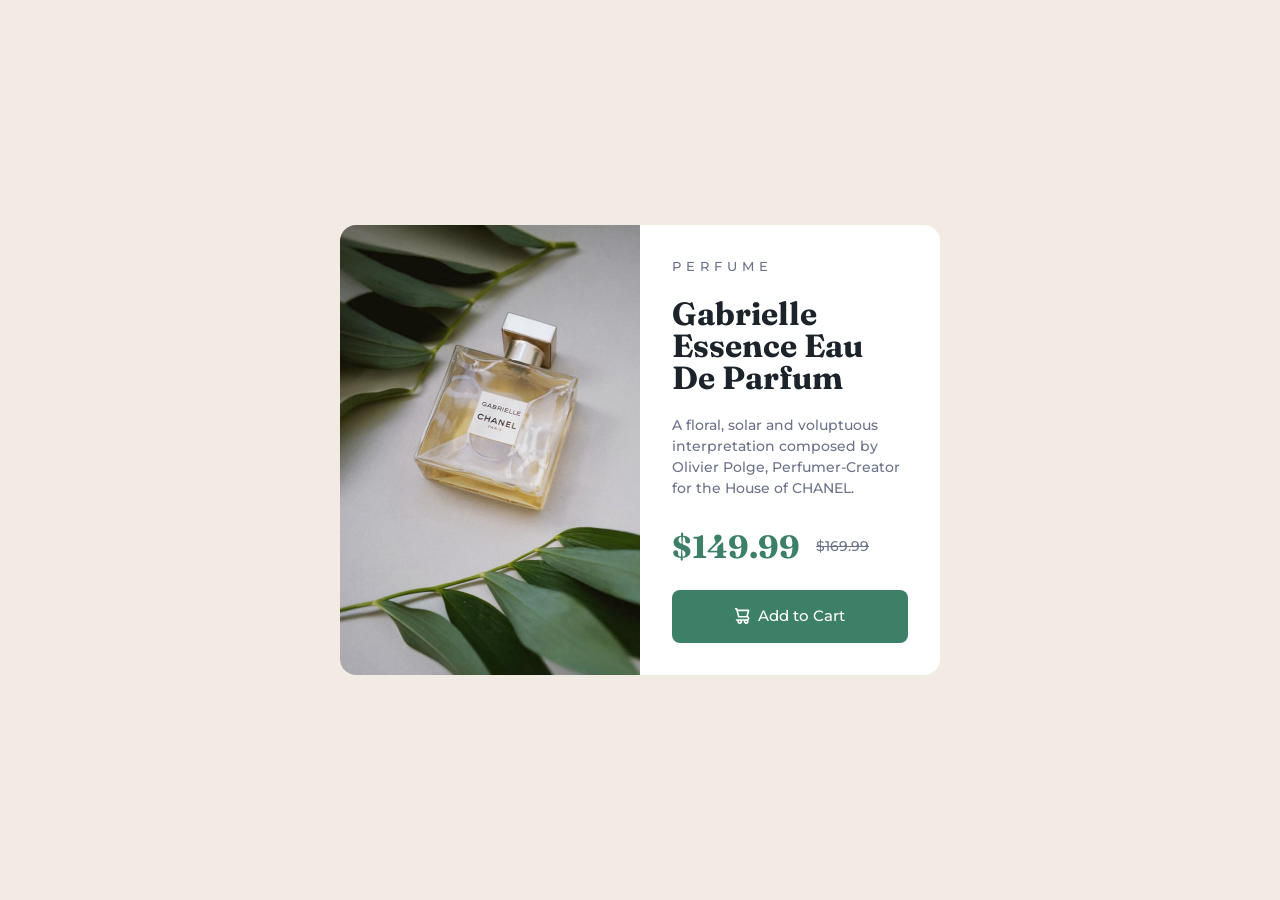
<file: product-preview-card/index.html>
<!DOCTYPE html>
<html lang="en">
<head>
  <meta charset="UTF-8">
  <meta name="viewport" content="width=device-width, initial-scale=1.0"> <!-- displays site properly based on user's device -->

  <link rel="icon" type="image/png" sizes="32x32" href="./images/favicon-32x32.png">
  
  <title>Frontend Mentor | Product preview card component</title>
  
  <!-- Google Fonts -->
  <link rel="preconnect" href="https://fonts.googleapis.com">
  <link rel="preconnect" href="https://fonts.gstatic.com" crossorigin>
  <link href="https://fonts.googleapis.com/css2?family=Fraunces:ital,opsz,wght@0,9..144,100..900;1,9..144,100..900&family=Montserrat:ital,wght@0,100..900;1,100..900&display=swap" rel="stylesheet">
  
  <!-- CSS Stylesheet -->
  <link rel="stylesheet" href="style.css">
</head>
<body>
  <main>
    <article class="product">
      <picture class="product__image">
        <source srcset="images/image-product-desktop.jpg" media="(min-width: 600px)">
        <img src="./images/image-product-mobile.jpg" alt="Perfume Image">
      </picture>  
        
      <div class="product__content">
        <p class="product__category">Perfume</p>

        <h1 class="product__title">Gabrielle Essence Eau De Parfum</h1>

        <p class="product__description">A floral, solar and voluptuous interpretation composed by Olivier Polge, 
        Perfumer-Creator for the House of CHANEL.</p>
        
        <div class="flex_group">
          <p class="product__price">
            <span class="visually-hidden">Discounted Price is:</span>
            $149.99
          </p>
          <p class="product__original">
            <span class="visually-hidden">Original Price is:</span>
            <s>$169.99</s>
          </p>
        </div>

        <button data-icon="shopping-cart" class="button">Add to Cart</button>
      </div>
    </article>
  </main>
</body>
</html>
</file>
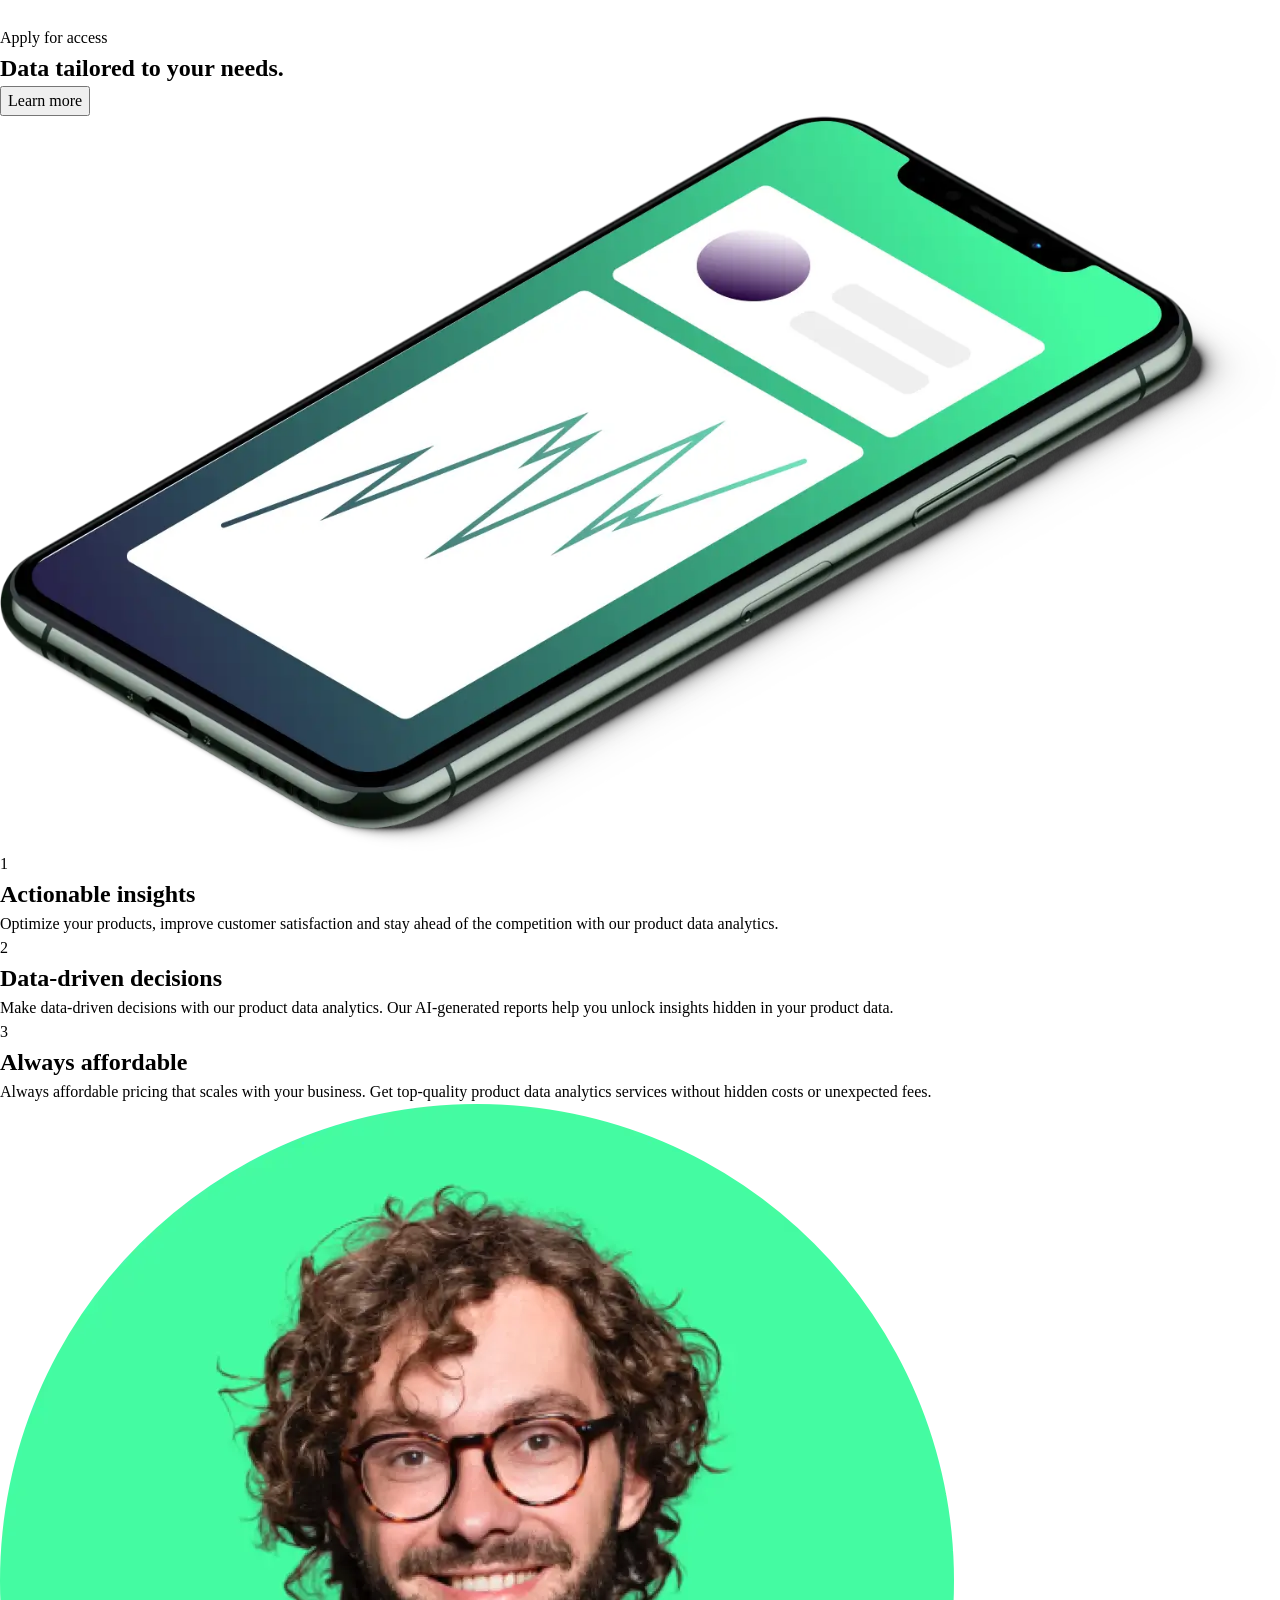
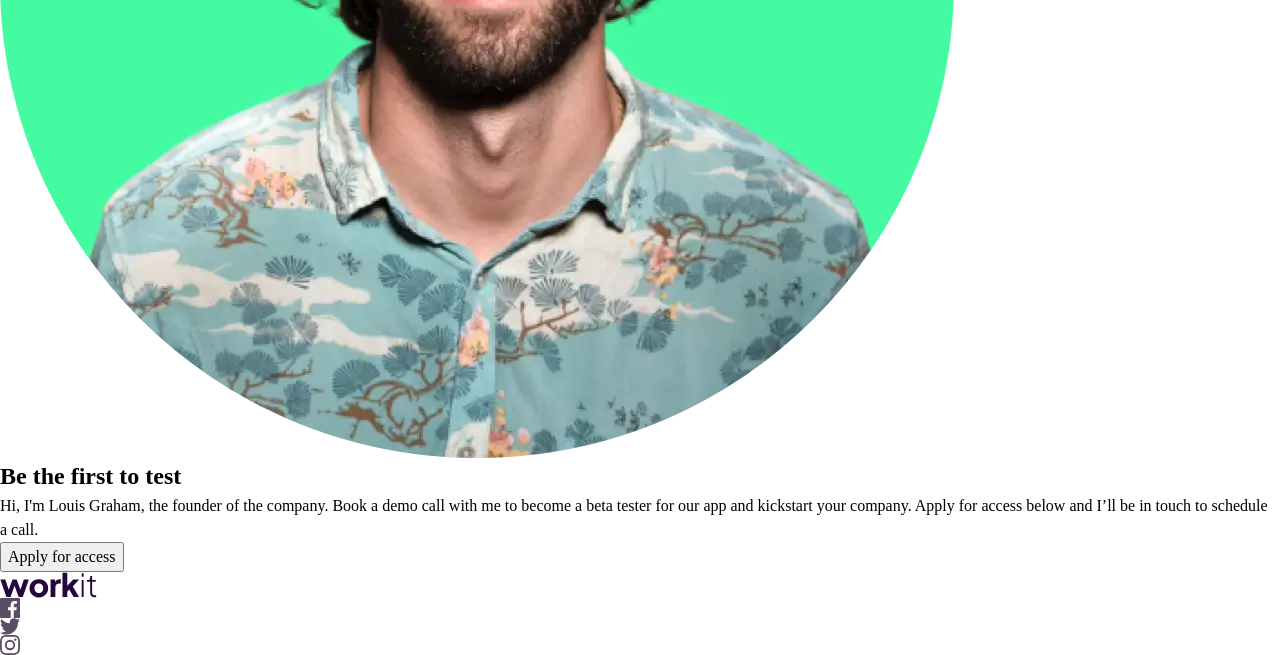
<file: workit-landing-page/workit-landing-page/starter-code/index.html>
<!DOCTYPE html>
<html lang="en">
<head>
  <meta charset="UTF-8">
  <meta name="viewport" content="width=device-width, initial-scale=1.0">

  <link rel="icon" type="image/png" sizes="32x32" href="./assets/images/favicon-32x32.png">
  <link rel="stylesheet" href="styles.css">

  <title>Workit landing page</title>
</head>
<body>
  <header>
    <nav class="header__nav">
      <picture class="header__logo">
        <img src="./assets/images/logo-light.svg" alt="workit logo image">
      </picture>

      <a class="btn">
        Apply for access
      </a>
    </nav>
  </header>

  <main>
    <section class="hero">
      <h1 class="hero__title">Data <span>tailored</span> to your needs.</h1>

      <button class="btn">Learn more</button>

      <picture class="hero__image">
        <img src="./assets/images/image-hero.webp" alt="Phone displaying chart graph going up">
      </picture>
    </section>

    <section class="features">
      <div class="feature">
        <p class="feature__number">1</p>
        <h2 class="feature__title">Actionable insights</h2>
        <p class="feature__description">Optimize your products, improve customer satisfaction and stay ahead of the competition 
  with our product data analytics.</p>
      </div>

      <div class="feature">
        <p class="feature__number">2</p>
        <h2 class="feature__title">Data-driven decisions</h2>
        <p class="feature__description">Make data-driven decisions with our product data analytics. Our AI-generated reports help 
  you unlock insights hidden in your product data.</p>
      </div>

      <div class="feature">
        <p class="feature__number">3</p>
        <h2 class="feature__title">Always affordable</h2>
        <p class="feature__description">Always affordable pricing that scales with your business. Get top-quality product data 
  analytics services without hidden costs or unexpected fees.</p>
      </div>
    </section>

    <section class="founder">
      <picture class="founder__image">
        <img src="./assets/images/image-founder.webp" alt="Founder portrait">
      </picture>

      <div class="founder__content">
        <h2 class="founder__title">Be the first to test</h2>
        <p class="founder__description">Hi, I'm Louis Graham, the founder of the company. Book a demo call with me to become a 
  beta tester for our app and kickstart your company. Apply for access below and I’ll be 
  in touch to schedule a call.</p>
        <button class="btn">Apply for access</button>
      </div>
    </section>
  </main>

  <footer>
    <img class="logo-dark" src="./assets/images/logo-dark.svg" alt="workit logo">
    <div>
      <img src="./assets/images/icon-facebook.svg" alt="facebook logo">
      <img src="./assets/images/icon-twitter.svg" alt="Twitter logo">
      <img src="./assets/images/icon-instagram.svg" alt="instagram logo">
    </div>
  </footer>

</body>
</html>
</file>
<file: product-preview-card/style.css>
:root {
  --clr-primary-400: hsl(158, 36%, 37%);
  --clr-primary-500: hsl(158, 42%, 18%);
  --clr-secondary-200: hsl(30, 38%, 92%);

  --clr-neutral-900: hsl(212, 21%, 14%);
  --clr-neutral-400: hsl(228, 12%, 48%);
  --clr-neutral-100: hsl(0, 0%, 100%);

  --fw-regular: 500;
  --fw-bold: 700;

  --fm-accent: "Fraunces", serif;
  --fm-body: "Montserrat", sans-serif; 
}


/* 1. Use a more-intuitive box-sizing model */
*, *::before, *::after {
  box-sizing: border-box;
}

/* 2. Remove default margin */
*:not(dialog) {
  margin: 0;
}

html, 
body {
    height: 100%;
}

/* 3. Enable keyword animations */
@media (prefers-reduced-motion: no-preference) {
  html {
    interpolate-size: allow-keywords;
  }
}

body {
  /* 4. Add accessible line-height */
  line-height: 1.5;
  /* 5. Improve text rendering */
  -webkit-font-smoothing: antialiased;
}

h1, h2, h3 {
    line-height: 1;
}

/* 6. Improve media defaults */
img, picture, video, canvas, svg {
  display: block;
  max-width: 100%;
}

/* 7. Inherit fonts for form controls */
input, button, textarea, select {
  font: inherit;
}

/* 8. Avoid text overflows */
p, h1, h2, h3, h4, h5, h6 {
  overflow-wrap: break-word;
}

/* 9. Improve line wrapping */
p {
  text-wrap: pretty;
}
h1, h2, h3, h4, h5, h6 {
  text-wrap: balance;
}

/* general structure */
/* 1. dislpay stuff */
/* 2. position stuff */
/* 3. box-model stuff */
/* 4. typography */
/* 5. manipulation */
/* 6. others */

body {
    font-size: 0.875rem;
    font-weight: var(--fw-regular);
    font-family: var(--fm-body);
    color: var(--clr-neutral-400);
    background-color: var(--clr-secondary-200);

    display: grid;
    place-content: center;
}   

.product {
    --content-padding: 1.5rem;
    
    display: grid;
    margin: 1rem;
    background-color: var(--clr-neutral-100);

    border-radius: 1rem;
    overflow: hidden;
    max-width: 600px;
} 

@media (min-width: 600px) {
    .product {
        --content-padding: 2rem;
        grid-template-columns: 1fr 1fr;
    }
}

.product__content {
    display: grid;
    gap: 1rem;

    padding: var(--content-padding);
}

.product__category {
    font-size: 0.8125rem;
    text-transform: uppercase;
    letter-spacing: 5px;
}

.product__title {
    color: var(--clr-neutral-900);
    font-size: 2rem;
    font-family: var(--fm-accent);
}

.flex_group {
    display: flex;
    align-items: center;
    gap: 1rem;
}

.product__price {
    color: var(--clr-primary-400);
    font-size: 2rem;
    font-family: var(--fm-accent);
    font-weight: var(--fw-bold);
}



.visually-hidden:not(:focus):not(:active) {
  clip: rect(0 0 0 0); 
  clip-path: inset(50%);
  height: 1px;
  overflow: hidden;
  position: absolute;
  white-space: nowrap; 
  width: 1px;
}

.button[data-icon="shopping-cart"]::before {
    content: "";
    background-image: url(./images/icon-cart.svg);
    width: 15px;
    height: 16px;
}

.button:is(:hover, :focus) {
    background-color: var(--clr-primary-500);
}

.button {
    display: inline-flex;
    gap: 0.5rem;
    justify-content: center;
    align-items: center;

    padding: 0.875em 1.5em;
    background-color: var(--clr-primary-400);
    text-decoration: none;
    color: var(--clr-neutral-100);
    border: none;
    border-radius: 0.5rem;

    font-size: 0.925rem;
}
</file>
<file: workit-landing-page/workit-landing-page/starter-code/styles.css>
/* Import Feaunces */
@font-face {
    font-family: 'Fraunces';
    src: url('./assets/fonts/fraunces/Fraunces-VariableFont_SOFT\,WONK\,opsz\,wght.ttf') format('truetype');
    font-weight: 600;
    font-style: normal;
}

/* Import manrope */
@font-face {
    font-family: 'Manrope';
    src: url(./assets/fonts/manrope/Manrope-VariableFont_wght.ttf) format('truetype');
    font-weight: 400; 
    font-style: normal;
}

/* 1. Use a more-intuitive box-sizing model */
*, *::before, *::after {
  box-sizing: border-box;
}

/* 2. Remove default margin */
*:not(dialog) {
  margin: 0;
}

/* 3. Enable keyword animations */
@media (prefers-reduced-motion: no-preference) {
  html {
    interpolate-size: allow-keywords;
  }
}

body {
  /* 4. Add accessible line-height */
  line-height: 1.5;
  /* 5. Improve text rendering */
  -webkit-font-smoothing: antialiased;
}

/* 6. Improve media defaults */
img, picture, video, canvas, svg {
  display: block;
  max-width: 100%;
}

/* 7. Inherit fonts for form controls */
input, button, textarea, select {
  font: inherit;
}

/* 8. Avoid text overflows */
p, h1, h2, h3, h4, h5, h6 {
  overflow-wrap: break-word;
}

/* 9. Improve line wrapping */
p {
  text-wrap: pretty;
}
h1, h2, h3, h4, h5, h6 {
  text-wrap: balance;
}
</file>
